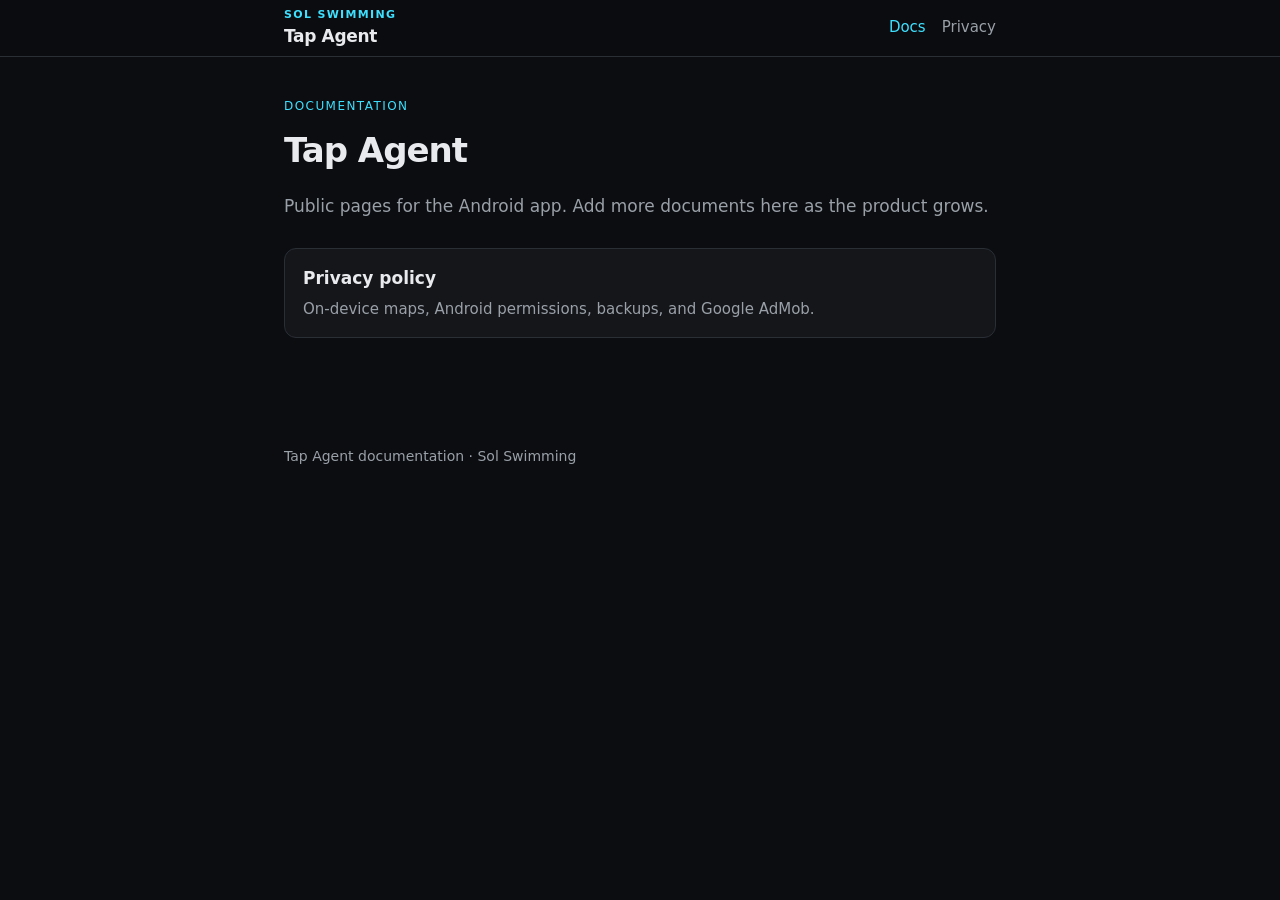
<file: index.html>
<!DOCTYPE html>
<html lang="en">
<head>
  <meta charset="utf-8" />
  <meta name="viewport" content="width=device-width, initial-scale=1" />
  <title>Tap Agent Docs</title>
  <meta name="description" content="Public documentation for Tap Agent by Sol Swimming." />
  <link rel="stylesheet" href="./css/site.css" />
</head>
<body data-page="home">
  <main>
    <div class="page-kicker">Documentation</div>
    <h1>Tap Agent</h1>
    <p class="muted">
      Public pages for the Android app. Add more documents here as the product grows.
    </p>

    <ul class="doc-list">
      <li>
        <a href="./privacy.html">
          <strong>Privacy policy</strong>
          <span>On-device maps, Android permissions, backups, and Google AdMob.</span>
        </a>
      </li>
    </ul>
  </main>
  <script src="./js/site.js"></script>
</body>
</html>
</file>
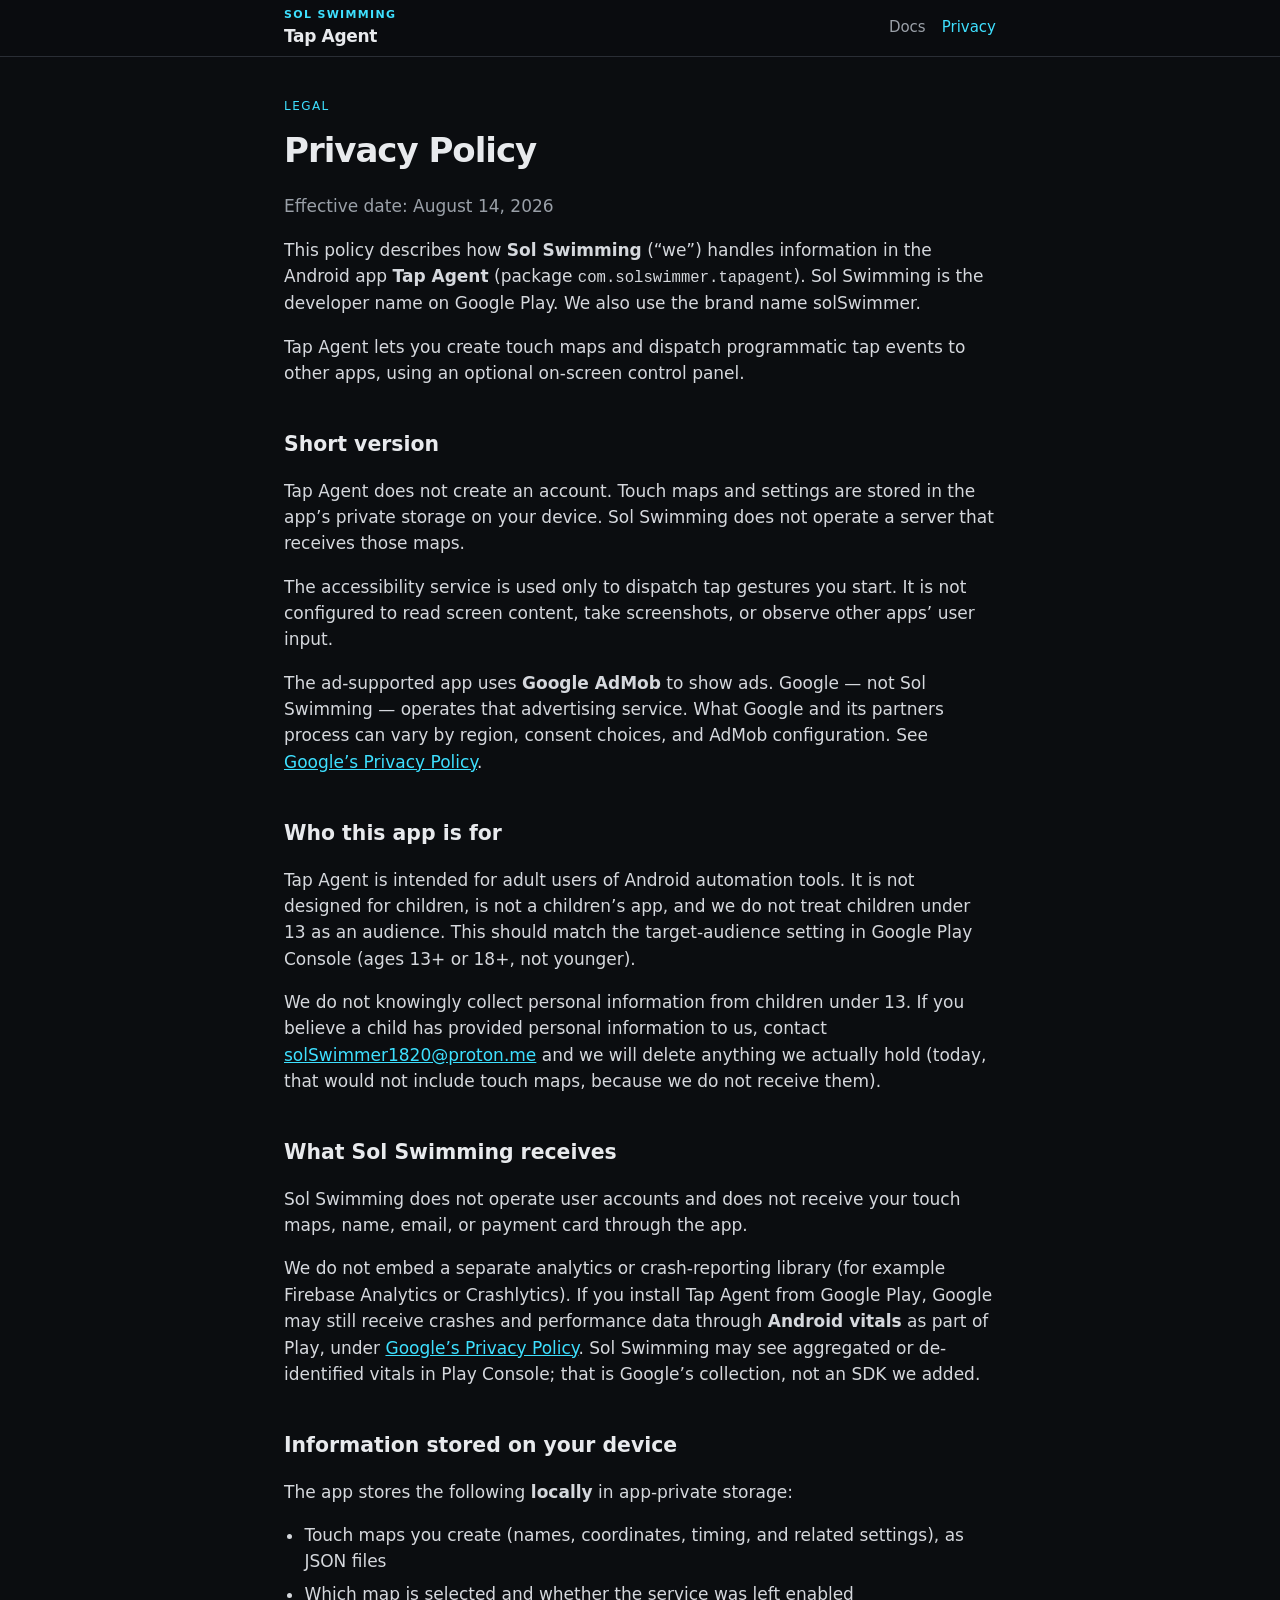
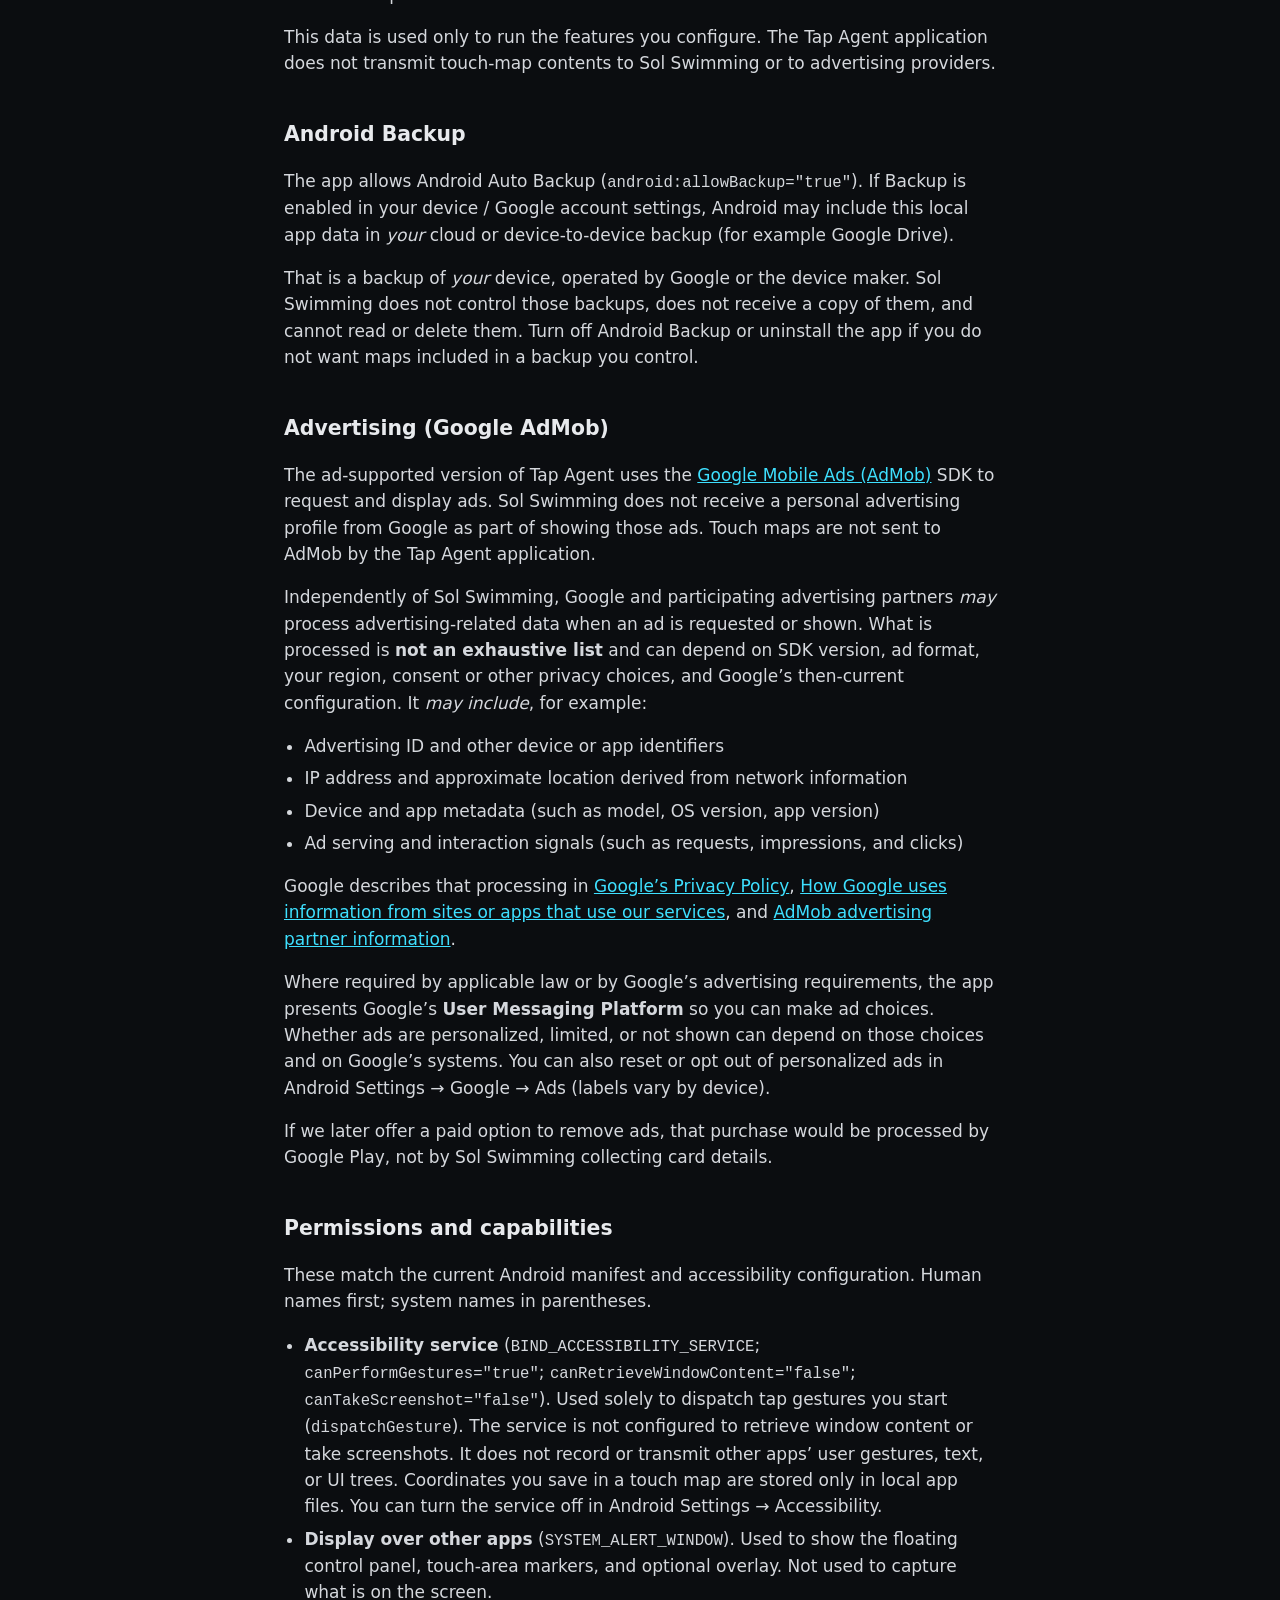
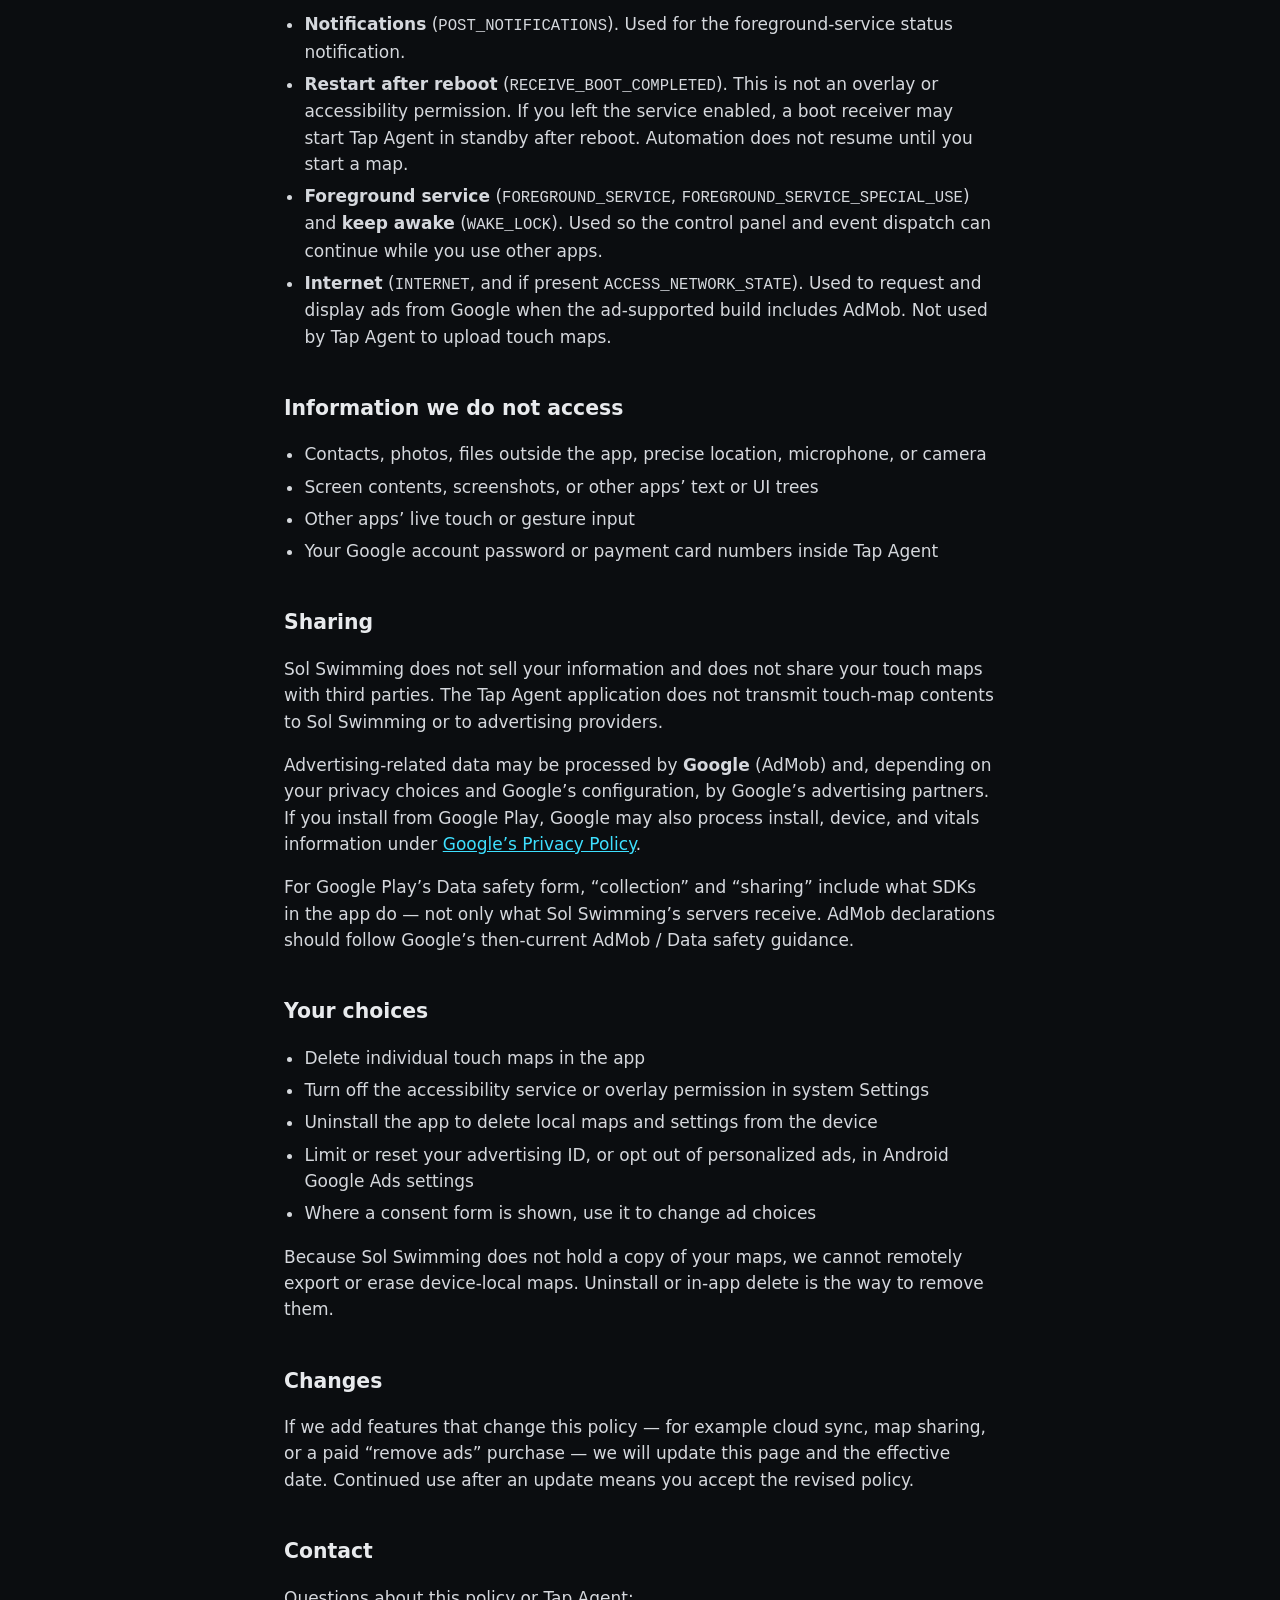
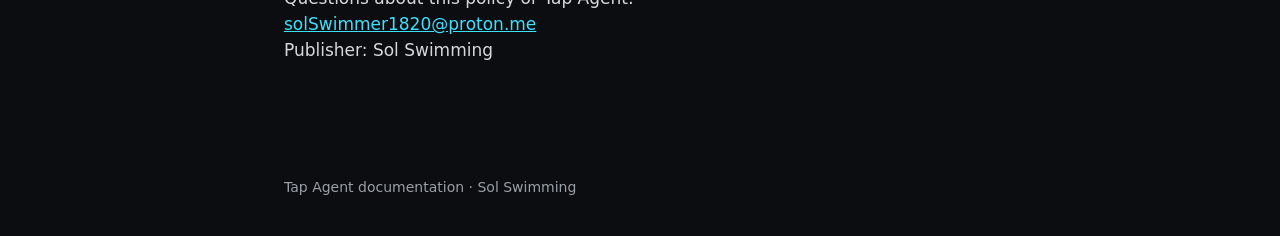
<file: privacy.html>
<!DOCTYPE html>
<html lang="en">
<head>
  <meta charset="utf-8" />
  <meta name="viewport" content="width=device-width, initial-scale=1" />
  <title>Tap Agent Privacy Policy</title>
  <meta name="description" content="Privacy policy for Tap Agent by Sol Swimming." />
  <link rel="stylesheet" href="./css/site.css" />
</head>
<body data-page="privacy">
  <main>
    <div class="page-kicker">Legal</div>
    <h1>Privacy Policy</h1>
    <p class="muted">Effective date: August 14, 2026</p>

    <p>
      This policy describes how <strong>Sol Swimming</strong> (“we”) handles information in
      the Android app <strong>Tap Agent</strong> (package
      <code>com.solswimmer.tapagent</code>).
      Sol Swimming is the developer name on Google Play. We also use the brand name
      solSwimmer.
    </p>
    <p>
      Tap Agent lets you create touch maps and dispatch programmatic tap events to other
      apps, using an optional on-screen control panel.
    </p>

    <h2>Short version</h2>
    <p>
      Tap Agent does not create an account. Touch maps and settings are stored in the
      app’s private storage on your device. Sol Swimming does not operate a server that
      receives those maps.
    </p>
    <p>
      The accessibility service is used only to dispatch tap gestures you start. It is
      not configured to read screen content, take screenshots, or observe other apps’
      user input.
    </p>
    <p>
      The ad-supported app uses <strong>Google AdMob</strong> to show ads. Google — not
      Sol Swimming — operates that advertising service. What Google and its partners
      process can vary by region, consent choices, and AdMob configuration. See
      <a href="https://policies.google.com/privacy">Google’s Privacy Policy</a>.
    </p>

    <h2>Who this app is for</h2>
    <p>
      Tap Agent is intended for adult users of Android automation tools. It is not
      designed for children, is not a children’s app, and we do not treat children
      under 13 as an audience. This should match the target-audience setting in
      Google Play Console (ages 13+ or 18+, not younger).
    </p>
    <p>
      We do not knowingly collect personal information from children under 13. If you
      believe a child has provided personal information to us, contact
      <a href="mailto:solSwimmer1820@proton.me">solSwimmer1820@proton.me</a> and we will
      delete anything we actually hold (today, that would not include touch maps,
      because we do not receive them).
    </p>

    <h2>What Sol Swimming receives</h2>
    <p>
      Sol Swimming does not operate user accounts and does not receive your touch maps,
      name, email, or payment card through the app.
    </p>
    <p>
      We do not embed a separate analytics or crash-reporting library (for example
      Firebase Analytics or Crashlytics). If you install Tap Agent from Google Play,
      Google may still receive crashes and performance data through
      <strong>Android vitals</strong> as part of Play, under
      <a href="https://policies.google.com/privacy">Google’s Privacy Policy</a>.
      Sol Swimming may see aggregated or de-identified vitals in Play Console; that is
      Google’s collection, not an SDK we added.
    </p>

    <h2>Information stored on your device</h2>
    <p>The app stores the following <strong>locally</strong> in app-private storage:</p>
    <ul>
      <li>Touch maps you create (names, coordinates, timing, and related settings), as JSON files</li>
      <li>Which map is selected and whether the service was left enabled</li>
    </ul>
    <p>
      This data is used only to run the features you configure. The Tap Agent
      application does not transmit touch-map contents to Sol Swimming or to advertising
      providers.
    </p>

    <h2>Android Backup</h2>
    <p>
      The app allows Android Auto Backup (<code>android:allowBackup="true"</code>).
      If Backup is enabled in your device / Google account settings, Android may
      include this local app data in <em>your</em> cloud or device-to-device backup
      (for example Google Drive).
    </p>
    <p>
      That is a backup of <em>your</em> device, operated by Google or the device maker.
      Sol Swimming does not control those backups, does not receive a copy of them, and
      cannot read or delete them. Turn off Android Backup or uninstall the app if you
      do not want maps included in a backup you control.
    </p>

    <h2>Advertising (Google AdMob)</h2>
    <p>
      The ad-supported version of Tap Agent uses the
      <a href="https://admob.google.com/">Google Mobile Ads (AdMob)</a> SDK to request
      and display ads. Sol Swimming does not receive a personal advertising profile from
      Google as part of showing those ads. Touch maps are not sent to AdMob by the
      Tap Agent application.
    </p>
    <p>
      Independently of Sol Swimming, Google and participating advertising partners
      <em>may</em> process advertising-related data when an ad is requested or shown.
      What is processed is <strong>not an exhaustive list</strong> and can depend on
      SDK version, ad format, your region, consent or other privacy choices, and
      Google’s then-current configuration. It <em>may include</em>, for example:
    </p>
    <ul>
      <li>Advertising ID and other device or app identifiers</li>
      <li>IP address and approximate location derived from network information</li>
      <li>Device and app metadata (such as model, OS version, app version)</li>
      <li>Ad serving and interaction signals (such as requests, impressions, and clicks)</li>
    </ul>
    <p>
      Google describes that processing in
      <a href="https://policies.google.com/privacy">Google’s Privacy Policy</a>,
      <a href="https://policies.google.com/technologies/ads">How Google uses information from sites or apps that use our services</a>,
      and
      <a href="https://support.google.com/admob/answer/9012903">AdMob advertising partner information</a>.
    </p>
    <p>
      Where required by applicable law or by Google’s advertising requirements, the
      app presents Google’s <strong>User Messaging Platform</strong> so you can make
      ad choices. Whether ads are personalized, limited, or not shown can depend on
      those choices and on Google’s systems. You can also reset or opt out of
      personalized ads in Android Settings → Google → Ads (labels vary by device).
    </p>
    <p>
      If we later offer a paid option to remove ads, that purchase would be processed
      by Google Play, not by Sol Swimming collecting card details.
    </p>

    <h2>Permissions and capabilities</h2>
    <p>
      These match the current Android manifest and accessibility configuration.
      Human names first; system names in parentheses.
    </p>
    <ul>
      <li>
        <strong>Accessibility service</strong>
        (<code>BIND_ACCESSIBILITY_SERVICE</code>;
        <code>canPerformGestures="true"</code>;
        <code>canRetrieveWindowContent="false"</code>;
        <code>canTakeScreenshot="false"</code>).
        Used solely to dispatch tap gestures you start
        (<code>dispatchGesture</code>).
        The service is not configured to retrieve window content or take screenshots.
        It does not record or transmit other apps’ user gestures, text, or UI trees.
        Coordinates you save in a touch map are stored only in local app files.
        You can turn the service off in Android Settings → Accessibility.
      </li>
      <li>
        <strong>Display over other apps</strong>
        (<code>SYSTEM_ALERT_WINDOW</code>).
        Used to show the floating control panel, touch-area markers, and optional
        overlay. Not used to capture what is on the screen.
      </li>
      <li>
        <strong>Notifications</strong>
        (<code>POST_NOTIFICATIONS</code>).
        Used for the foreground-service status notification.
      </li>
      <li>
        <strong>Restart after reboot</strong>
        (<code>RECEIVE_BOOT_COMPLETED</code>).
        This is not an overlay or accessibility permission. If you left the service
        enabled, a boot receiver may start Tap Agent in standby after reboot.
        Automation does not resume until you start a map.
      </li>
      <li>
        <strong>Foreground service</strong>
        (<code>FOREGROUND_SERVICE</code>,
        <code>FOREGROUND_SERVICE_SPECIAL_USE</code>)
        and <strong>keep awake</strong> (<code>WAKE_LOCK</code>).
        Used so the control panel and event dispatch can continue while you use other apps.
      </li>
      <li>
        <strong>Internet</strong>
        (<code>INTERNET</code>, and if present
        <code>ACCESS_NETWORK_STATE</code>).
        Used to request and display ads from Google when the ad-supported build
        includes AdMob. Not used by Tap Agent to upload touch maps.
      </li>
    </ul>

    <h2>Information we do not access</h2>
    <ul>
      <li>Contacts, photos, files outside the app, precise location, microphone, or camera</li>
      <li>Screen contents, screenshots, or other apps’ text or UI trees</li>
      <li>Other apps’ live touch or gesture input</li>
      <li>Your Google account password or payment card numbers inside Tap Agent</li>
    </ul>

    <h2>Sharing</h2>
    <p>
      Sol Swimming does not sell your information and does not share your touch maps
      with third parties. The Tap Agent application does not transmit touch-map
      contents to Sol Swimming or to advertising providers.
    </p>
    <p>
      Advertising-related data may be processed by <strong>Google</strong> (AdMob)
      and, depending on your privacy choices and Google’s configuration, by Google’s
      advertising partners. If you install from Google Play, Google may also process
      install, device, and vitals information under
      <a href="https://policies.google.com/privacy">Google’s Privacy Policy</a>.
    </p>
    <p>
      For Google Play’s Data safety form, “collection” and “sharing” include what
      SDKs in the app do — not only what Sol Swimming’s servers receive. AdMob
      declarations should follow Google’s then-current AdMob / Data safety guidance.
    </p>

    <h2>Your choices</h2>
    <ul>
      <li>Delete individual touch maps in the app</li>
      <li>Turn off the accessibility service or overlay permission in system Settings</li>
      <li>Uninstall the app to delete local maps and settings from the device</li>
      <li>Limit or reset your advertising ID, or opt out of personalized ads, in Android Google Ads settings</li>
      <li>Where a consent form is shown, use it to change ad choices</li>
    </ul>
    <p>
      Because Sol Swimming does not hold a copy of your maps, we cannot remotely export
      or erase device-local maps. Uninstall or in-app delete is the way to remove them.
    </p>

    <h2>Changes</h2>
    <p>
      If we add features that change this policy — for example cloud sync, map sharing,
      or a paid “remove ads” purchase — we will update this page and the effective date.
      Continued use after an update means you accept the revised policy.
    </p>

    <h2>Contact</h2>
    <p>
      Questions about this policy or Tap Agent:<br />
      <a href="mailto:solSwimmer1820@proton.me">solSwimmer1820@proton.me</a><br />
      Publisher: Sol Swimming
    </p>
  </main>
  <script src="./js/site.js"></script>
</body>
</html>
</file>
<file: css/site.css>
:root {
  --bg: #0b0d10;
  --panel: #14161a;
  --ink: #e8eaed;
  --muted: #9aa0a8;
  --line: #2a2e35;
  --cyan: #3ee0ff;
}

* { box-sizing: border-box; }

html, body {
  margin: 0;
  background: var(--bg);
  color: var(--ink);
  font: 17px/1.55 "SF Pro Text", "Segoe UI", system-ui, sans-serif;
}

a { color: var(--cyan); }
code { font-size: 0.92em; }

.site-header {
  border-bottom: 1px solid var(--line);
  background: #0b0d10ee;
  position: sticky;
  top: 0;
  backdrop-filter: blur(10px);
}

.site-header-inner,
main {
  max-width: 760px;
  margin: 0 auto;
  padding: 0 24px;
}

.site-header-inner {
  display: flex;
  align-items: center;
  justify-content: space-between;
  gap: 16px;
  min-height: 56px;
}

.brand {
  color: var(--ink);
  text-decoration: none;
  font-weight: 650;
  letter-spacing: -0.02em;
}

.brand span {
  color: var(--cyan);
  font-size: 11px;
  letter-spacing: 0.12em;
  text-transform: uppercase;
  display: block;
  font-weight: 600;
}

nav {
  display: flex;
  gap: 16px;
}

nav a {
  color: var(--muted);
  text-decoration: none;
  font-size: 15px;
}

nav a:hover,
nav a[aria-current="page"] {
  color: var(--cyan);
}

main { padding: 40px 24px 96px; }

h1 { font-size: 2rem; letter-spacing: -0.03em; margin: 8px 0; }
h2 { font-size: 1.2rem; margin: 2.1em 0 0.6em; }
p, li { color: #d5d8dd; }
.muted { color: var(--muted); }

.page-kicker {
  color: var(--cyan);
  letter-spacing: 0.12em;
  text-transform: uppercase;
  font-size: 12px;
}

ul { padding-left: 1.2em; }
li { margin: 0.35em 0; }

.doc-list {
  list-style: none;
  padding: 0;
  margin: 28px 0 0;
}

.doc-list li { margin: 0 0 12px; }

.doc-list a {
  display: block;
  text-decoration: none;
  color: inherit;
  border: 1px solid var(--line);
  background: var(--panel);
  border-radius: 12px;
  padding: 16px 18px;
}

.doc-list a:hover { border-color: var(--cyan); }

.doc-list strong {
  display: block;
  color: var(--ink);
  margin-bottom: 4px;
}

.doc-list span { color: var(--muted); font-size: 15px; }

.site-footer {
  max-width: 760px;
  margin: 0 auto;
  padding: 0 24px 48px;
  color: var(--muted);
  font-size: 14px;
}
</file>
